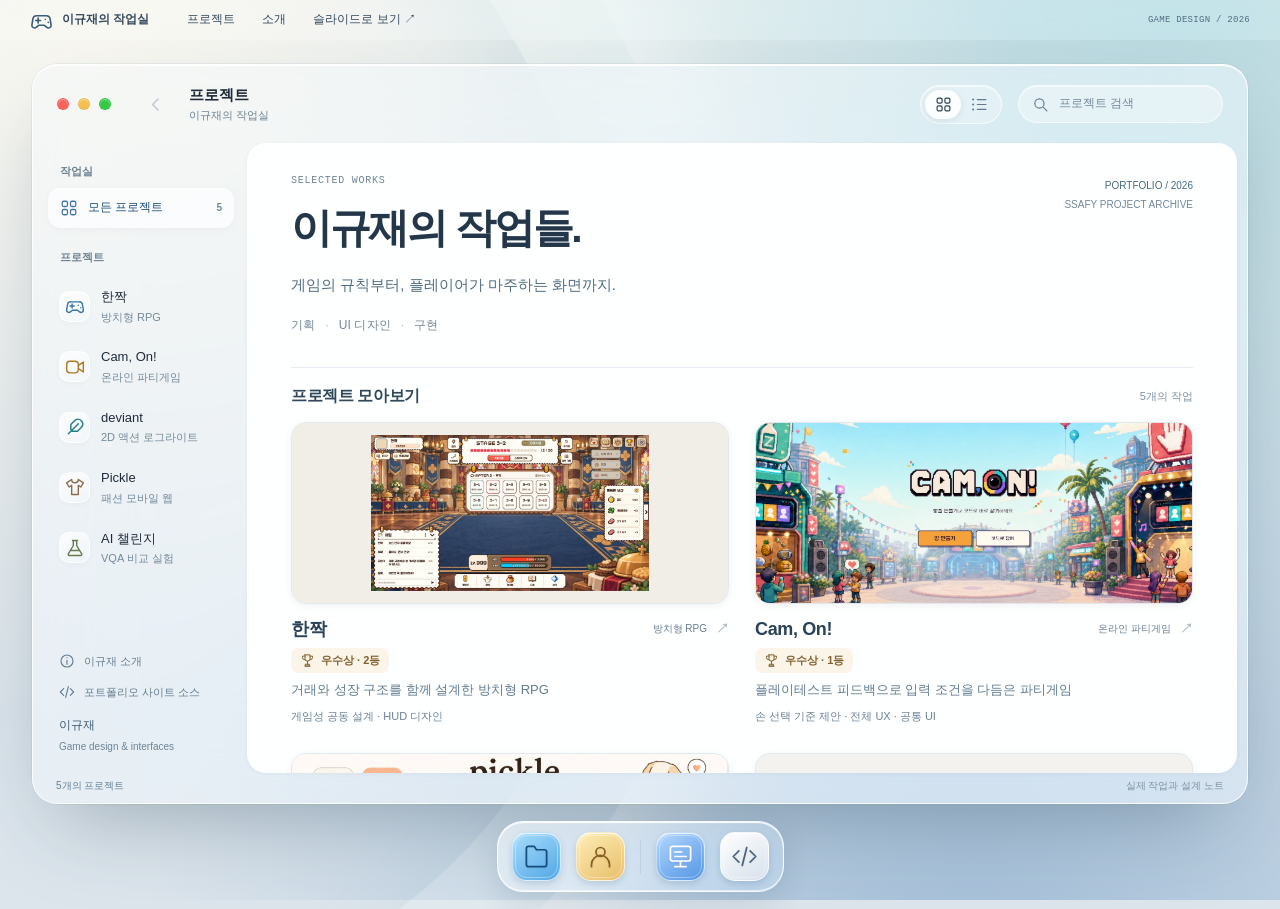
<file: index.html>
<!doctype html><html lang="ko"><head><meta charset="utf-8"><meta name="viewport" content="width=device-width,initial-scale=1"><meta name="description" content="이규재의 게임 디자인 작업실. 한짝, Cam On!, deviant, Pickle, AI 챌린지의 작업과 설계 노트."><meta name="theme-color" content="#e8edf2"><title>이규재의 작업실</title><link rel="stylesheet" href="style.css?v=20261023-13"><script defer src="cases.js?v=20261023-13"></script><script defer src="studio.js?v=20261023-13"></script><link rel="stylesheet" href="glass.css?v=20261023-13"></head><body><svg class="icon-sprite" xmlns="http://www.w3.org/2000/svg" aria-hidden="true"><defs><symbol id="icon-grid" viewBox="0 0 24 24"><rect x="3" y="3" width="7" height="7" rx="2"/><rect x="14" y="3" width="7" height="7" rx="2"/><rect x="3" y="14" width="7" height="7" rx="2"/><rect x="14" y="14" width="7" height="7" rx="2"/></symbol><symbol id="icon-list" viewBox="0 0 24 24"><path d="M9 5h12M9 12h12M9 19h12"/><path d="M3 5h.01M3 12h.01M3 19h.01" stroke-width="3"/></symbol><symbol id="icon-back" viewBox="0 0 24 24"><path d="m14 5-7 7 7 7"/></symbol><symbol id="icon-search" viewBox="0 0 24 24"><circle cx="10.5" cy="10.5" r="6.5"/><path d="m16 16 5 5"/></symbol><symbol id="icon-game" viewBox="0 0 24 24"><path d="M7 7h10a4 4 0 0 1 4 3.5l1 6a2.8 2.8 0 0 1-4.7 2.5L15 17H9l-2.3 2A2.8 2.8 0 0 1 2 16.5l1-6A4 4 0 0 1 7 7Z"/><path d="M6 12h5m-2.5-2.5v5M16 11h.01M19 14h.01"/></symbol><symbol id="icon-camera" viewBox="0 0 24 24"><rect x="2" y="5" width="14" height="14" rx="4"/><path d="m16 10 6-4v12l-6-4"/></symbol><symbol id="icon-feather" viewBox="0 0 24 24"><path d="M4 20 16 8m-7 9h6l5-5a5.7 5.7 0 0 0-8-8l-5 5v6Z"/></symbol><symbol id="icon-shirt" viewBox="0 0 24 24"><path d="m8 3-6 4 3 5 3-2v11h8V10l3 2 3-5-6-4a4 4 0 0 1-8 0Z"/></symbol><symbol id="icon-flask" viewBox="0 0 24 24"><path d="M9 3h6m-5 0v6l-6 10a1.4 1.4 0 0 0 1.2 2h13.6a1.4 1.4 0 0 0 1.2-2L14 9V3M7 15h10"/></symbol><symbol id="icon-person" viewBox="0 0 24 24"><circle cx="12" cy="8" r="4"/><path d="M4 21v-2a8 8 0 0 1 16 0v2"/></symbol><symbol id="icon-slides" viewBox="0 0 24 24"><rect x="3" y="3" width="18" height="13" rx="2"/><path d="M12 16v5m-5 0h10M7 8h6m-6 4h10"/></symbol><symbol id="icon-code" viewBox="0 0 24 24"><path d="m7 7-5 5 5 5m10-10 5 5-5 5M14 4l-4 16"/></symbol><symbol id="icon-info" viewBox="0 0 24 24"><circle cx="12" cy="12" r="9"/><path d="M12 11v6m0-10h.01"/></symbol><symbol id="icon-external" viewBox="0 0 24 24"><path d="M14 3h7v7m0-7L10 14M10 3H5a2 2 0 0 0-2 2v14a2 2 0 0 0 2 2h14a2 2 0 0 0 2-2v-5"/></symbol><symbol id="icon-folder" viewBox="0 0 24 24"><path d="M3 7V5a2 2 0 0 1 2-2h5l2 3h7a2 2 0 0 1 2 2v11a2 2 0 0 1-2 2H5a2 2 0 0 1-2-2V7Z"/></symbol><symbol id="icon-award" viewBox="0 0 24 24"><path d="M8 3h8v6a4 4 0 0 1-8 0V3ZM8 5H4v2a4 4 0 0 0 4 4m8-6h4v2a4 4 0 0 1-4 4M12 13v5m-4 3h8m-7-3h6v3H9z"/></symbol></defs></svg>
<a class="skip" href="#content">본문으로 이동</a>
<header class="desktop-menu"><a class="studio-mark" href="#projects"><span class="mark" aria-hidden="true"><svg class="ui-icon" aria-hidden="true"><use href="#icon-game"/></svg></span> 이규재의 작업실</a><nav aria-label="전체 메뉴"><a href="#projects">프로젝트</a><a href="#about">소개</a><a href="slide-html/index.html" target="_blank" rel="noopener">슬라이드로 보기 ↗</a></nav><span class="menu-end">GAME DESIGN / 2026</span></header>
<div class="workspace"><div class="window"><header class="window-bar"><div class="traffic" aria-hidden="true"><i></i><i></i><i></i></div><button class="back" id="back" aria-label="프로젝트 목록으로"><svg class="ui-icon" aria-hidden="true"><use href="#icon-back"/></svg></button><div class="window-title"><span id="folder-label">프로젝트</span><small id="folder-count">5개의 작업</small></div><div class="view-toggle" role="group" aria-label="프로젝트 표시 방식"><button data-view="gallery" aria-label="갤러리 보기" aria-pressed="true"><svg class="ui-icon" aria-hidden="true"><use href="#icon-grid"/></svg></button><button data-view="list" aria-label="목록 보기" aria-pressed="false"><svg class="ui-icon" aria-hidden="true"><use href="#icon-list"/></svg></button></div><label class="search"><span aria-hidden="true"><svg class="ui-icon" aria-hidden="true"><use href="#icon-search"/></svg></span><input type="search" id="search" placeholder="프로젝트 검색" aria-label="프로젝트 검색"></label></header><div class="window-body"><aside class="sidebar"><p class="side-label">작업실</p><a class="side-home" href="#projects"><span><svg class="ui-icon" aria-hidden="true"><use href="#icon-grid"/></svg></span> 모든 프로젝트 <small>5</small></a><p class="side-label projects-label">프로젝트</p><nav id="project-nav" aria-label="프로젝트 목록"></nav><div class="side-bottom"><a href="#about"><svg class="ui-icon" aria-hidden="true"><use href="#icon-info"/></svg><span>이규재 소개</span></a><a href="https://github.com/l-egulation/portfolio"><svg class="ui-icon" aria-hidden="true"><use href="#icon-code"/></svg><span>포트폴리오 사이트 소스</span></a><p>이규재<br><span>Game design & interfaces</span></p></div></aside><main class="canvas" id="content" tabindex="-1"></main></div><footer class="status-bar"><span id="status">5개의 프로젝트</span><span>실제 작업과 설계 노트</span></footer></div></div>
<nav class="dock" aria-label="프로젝트 보기"><a href="#projects" title="프로젝트" aria-label="프로젝트"><span class="dock-icon finder"><svg class="ui-icon" aria-hidden="true"><use href="#icon-folder"/></svg></span><span class="dock-tooltip">프로젝트</span></a><a href="#about" title="소개" aria-label="소개"><span class="dock-icon notes"><svg class="ui-icon" aria-hidden="true"><use href="#icon-person"/></svg></span><span class="dock-tooltip">소개</span></a><span class="dock-divider"></span><a href="slide-html/index.html" title="슬라이드로 읽기" aria-label="슬라이드로 읽기"><span class="dock-icon presentation"><svg class="ui-icon" aria-hidden="true"><use href="#icon-slides"/></svg></span><span class="dock-tooltip">슬라이드</span></a><a href="https://github.com/l-egulation/portfolio" title="저장소" aria-label="저장소"><span class="dock-icon compare"><svg class="ui-icon" aria-hidden="true"><use href="#icon-code"/></svg></span><span class="dock-tooltip">저장소</span></a></nav>
<dialog id="lightbox" aria-label="이미지 확대"><div class="lightbox-bar"><span id="lightbox-label"></span><button id="lightbox-close" aria-label="이미지 닫기">닫기 ×</button></div><img id="lightbox-image" alt=""></dialog>
</body></html>
</file>
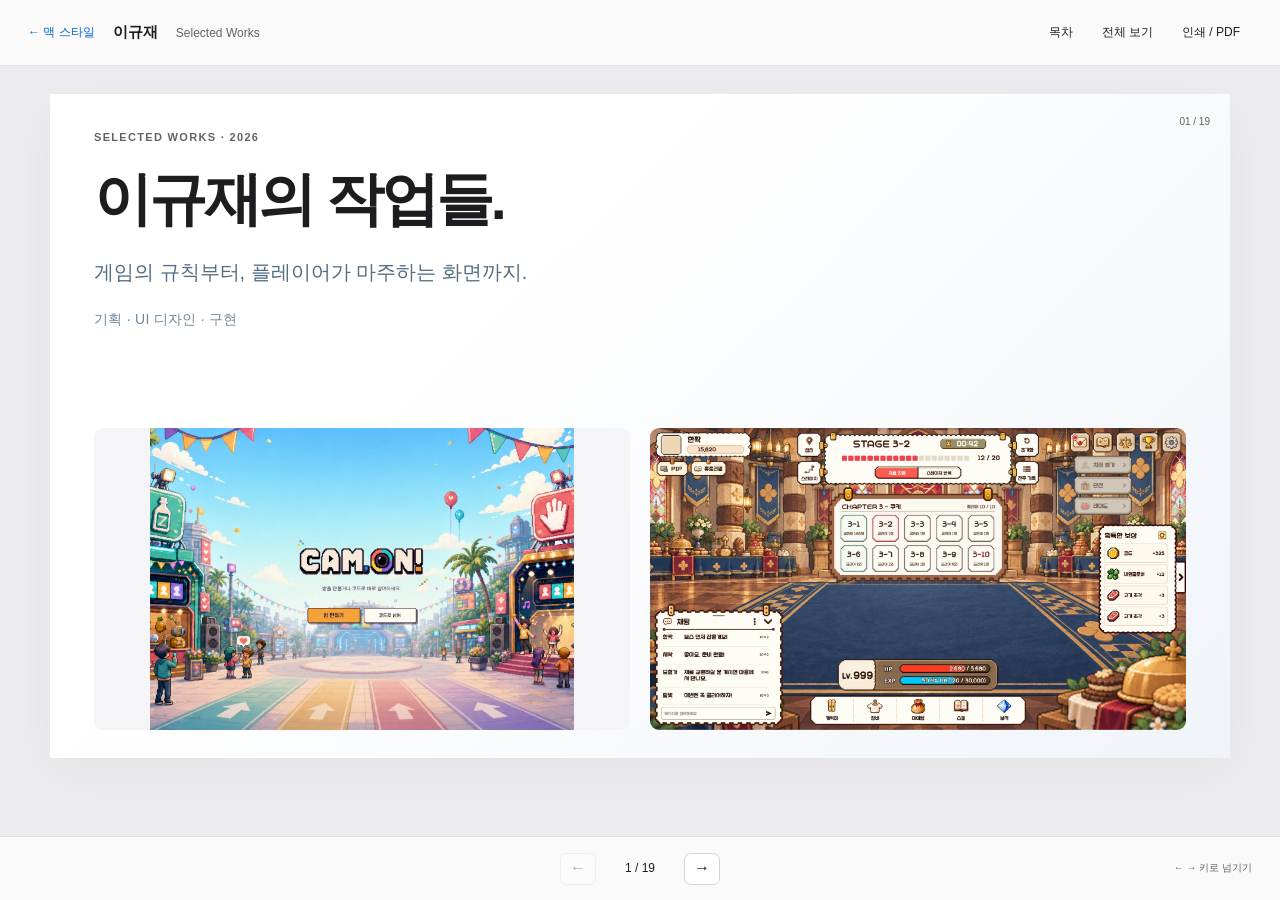
<file: slide-html/index.html>
<!doctype html><html lang="ko"><head><meta charset="utf-8"><meta name="viewport" content="width=device-width,initial-scale=1"><title>이규재 · Selected Works — Slides</title><link rel="stylesheet" href="styles.css?v=20261023-14"></head><body><header class="toolbar"><div class="toolbar-identity"><a href="../index.html" class="return-link" aria-label="맥 스타일 포트폴리오로 돌아가기">← 맥 스타일</a><a href="#1" class="title">이규재 <span>Selected Works</span></a></div><div><button id="contents" aria-expanded="false">목차</button><button id="overview" aria-pressed="false">전체 보기</button><button id="print">인쇄 / PDF</button></div></header><aside id="toc" hidden><h2>목차</h2><ol id="toc-list"></ol></aside><main id="deck" aria-label="포트폴리오 슬라이드"></main><footer class="controls"><button id="prev" aria-label="이전 슬라이드">←</button><span id="count" aria-live="polite"></span><button id="next" aria-label="다음 슬라이드">→</button><small>← → 키로 넘기기</small></footer><dialog id="image-viewer"><button id="close-image">닫기 ×</button><img alt=""><p></p></dialog><script src="app.js?v=20261023-14"></script></body></html>
</file>
<file: style.css>
:root{--ink:#24282d;--muted:#717982;--line:#e3e6e9;--blue:#2563ba;--paper:#fff;--wall:#e9edf1;--sidebar:#f2f3f5;--mono:ui-monospace,SFMono-Regular,Menlo,monospace}*{box-sizing:border-box}body{margin:0;color:var(--ink);font-family:-apple-system,BlinkMacSystemFont,'Apple SD Gothic Neo','Malgun Gothic',sans-serif;background:radial-gradient(ellipse at 12% 0,#f7fafc,transparent 60%),radial-gradient(ellipse at 90% 100%,#cdd9e3,transparent 70%),#e7ecf0;line-height:1.65;word-break:keep-all;-webkit-font-smoothing:antialiased}a{color:inherit;text-decoration:none}button,input{font:inherit}button{cursor:pointer;color:inherit}img{max-width:100%;display:block}button:focus-visible,a:focus-visible,input:focus-visible,summary:focus-visible{outline:3px solid #5f9ae0;outline-offset:3px}h1,h2,h3,p{margin:0}h1,h2,h3{letter-spacing:-.045em;line-height:1.25}.desktop-menu{height:35px;background:#ffffff73;border-bottom:1px solid #ffffff8c;display:flex;align-items:center;gap:30px;padding:0 24px;font-size:12px;backdrop-filter:blur(20px)}.studio-mark{font-weight:700;display:flex;gap:11px;align-items:center}.mark{font-size:18px}.desktop-menu nav{display:flex;gap:22px}.desktop-menu nav a:hover{color:#1761b5}.menu-end{margin-left:auto;font-family:var(--mono);font-size:9px;letter-spacing:.03em;color:#77818b}.workspace{padding:28px 36px 95px;max-width:1510px;margin:auto}.window{background:#fff;border:1px solid #b7c2cc;border-radius:12px;box-shadow:0 28px 65px #34445926,0 2px 7px #3444591c;overflow:hidden}.window-bar{height:67px;background:linear-gradient(#fbfbfc,#f0f1f3);border-bottom:1px solid #d5d9df;display:flex;align-items:center;gap:18px;padding:0 23px}.traffic{display:flex;gap:8px;flex-shrink:0;margin-right:10px}.traffic i{width:12px;height:12px;border-radius:50%;border:1px solid #00000010;background:#fa625a}.traffic i:nth-child(2){background:#f5bf4f}.traffic i:nth-child(3){background:#34c945}.back{font-size:30px;line-height:1;border:0;background:transparent;color:#73808b;width:22px;padding:0}.back:disabled{opacity:.35;cursor:default}.window-title{display:flex;flex-direction:column;line-height:1.35;flex:1;min-width:0}.window-title>span{font-size:14px;font-weight:650}.window-title small{font-size:10px;color:#8c929a;margin-top:3px}.view-toggle{display:flex;background:#e7e9ec;border:1px solid #dadee3;border-radius:7px;padding:2px}.view-toggle button{border:0;background:none;border-radius:5px;min-width:34px;height:28px;font-size:20px;line-height:1}.view-toggle button[aria-pressed=true]{background:#fff;box-shadow:0 1px 4px #0002}.search{display:flex;align-items:center;gap:8px;background:#e7e9ec;border-radius:7px;padding:5px 9px;width:190px}.search>span{font-size:23px;line-height:1;color:#8a919b}.search input{border:0;background:none;outline:0;font-size:11px;width:100%;min-width:0;color:#3d4955}.window-body{display:grid;grid-template-columns:202px minmax(0,1fr);height:calc(100dvh - 250px);min-height:420px;max-height:1100px}.sidebar{background:#f1f3f6;border-right:1px solid #e1e5ea;padding:24px 13px 15px;display:flex;flex-direction:column;font-size:12px;overflow:auto}.side-label{font-size:10px;font-weight:600;color:#8d949e;padding:0 12px;margin-bottom:8px}.projects-label{margin-top:26px}.side-home{display:flex;align-items:center;gap:10px;border-radius:6px;padding:8px 11px}.side-home>span{font-size:17px;color:#5486be}.side-home small{margin-left:auto;font-size:10px;color:#8c949d}.sidebar a[aria-current=page]{background:#dbe5f2;color:#224b82}.side-project{display:flex;align-items:center;gap:10px;padding:9px 10px;border-radius:6px;margin:3px 0;line-height:1.35}.side-project:hover,.side-home:hover{background:#e5eaf0}.folder-icon{width:21px;height:17px;background:#94bbdc;border:1px solid #86adcf;border-radius:2px 3px 3px;position:relative;flex-shrink:0;box-shadow:inset 0 2px 0 #c1dcf1}.folder-icon:before{content:'';position:absolute;left:0;top:-5px;width:10px;height:5px;background:#96bddd;border:1px solid #86adcf;border-bottom:0;border-radius:2px 3px 0 0}.side-project[data-key=deviant] .folder-icon{background:#6c9aab;border-color:#638b98;box-shadow:inset 0 2px 0 #accbd7}.side-project[data-key=deviant] .folder-icon:before{background:#719cac;border-color:#638b98}.side-project small{display:block;font-size:9px;font-weight:400;color:#9299a2;margin-top:2px}.side-bottom{margin-top:auto;padding:40px 10px 0;color:#7b858f;font-size:10px}.side-bottom>a{display:block;margin-bottom:10px}.side-bottom>p{margin-top:20px;color:#515d68;line-height:1.8;font-size:11px}.side-bottom p span{font-size:9px;color:#8d959e}.canvas{overflow:auto;min-width:0;scroll-behavior:smooth;background:#fff}.canvas:focus{outline:none}.status-bar{display:flex;justify-content:space-between;background:#f7f8fa;border-top:1px solid #dce0e5;padding:6px 18px;font-size:9px;color:#9098a1}.dock{display:flex;align-items:center;gap:15px;width:fit-content;margin:-77px auto 0;position:relative;background:#ffffff6b;border:1px solid #ffffffce;box-shadow:0 4px 18px #384b6017;backdrop-filter:blur(20px);padding:10px 17px;border-radius:18px}.dock a{position:relative;transition:transform .2s}.dock a:hover{transform:translateY(-5px)}.dock-icon{width:40px;height:40px;border-radius:10px;display:grid;place-items:center;font-size:30px;line-height:1;border:1px solid #0000000d;box-shadow:0 1px 2px #0001}.finder{background:linear-gradient(90deg,#64b5ef 50%,#d4e9f9 50%);color:#1d4872}.notes{background:linear-gradient(#edcf71 26%,#fff6ce 27%);color:#b48e37}.presentation{background:linear-gradient(#7ab8ee,#397fc1);color:#f3f8fd}.compare{background:linear-gradient(#fbfcfd,#cdd9e5);color:#647c93}.dock-divider{height:30px;width:1px;background:#acbac94f}.dock-tooltip{display:none;position:absolute;bottom:54px;left:50%;transform:translateX(-50%);white-space:nowrap;background:#ffffffec;padding:4px 10px;border:1px solid #d3dbe2;border-radius:5px;font-size:10px;box-shadow:0 2px 6px #0001}.dock a:hover .dock-tooltip,.dock a:focus-visible .dock-tooltip{display:block}
.overview{padding:42px 45px 44px}.intro{display:flex;align-items:flex-start;justify-content:space-between;gap:32px;margin-bottom:32px}.eyebrow{font-family:var(--mono);font-size:9px;letter-spacing:.08em;color:#8d96a1;margin-bottom:13px}.intro h1{font-size:33px;font-weight:650;line-height:1.35;letter-spacing:-.055em}.intro>div>p:last-child{font-size:12px;color:#7f8993;margin-top:14px;line-height:1.8}.intro-note{font-size:10px;text-align:right;line-height:1.9;color:#a0a8b1;flex-shrink:0;padding-top:5px}.intro-note b{display:block;color:#697581;font-weight:500}.collection-bar{display:flex;align-items:center;justify-content:space-between;border-top:1px solid var(--line);padding-top:22px;margin-bottom:18px}.collection-bar h2{font-size:15px;font-weight:600;letter-spacing:-.025em}.collection-bar span{font-size:10px;color:#9aa2ab}.project-grid{display:grid;grid-template-columns:1fr 1fr;gap:25px 25px}.project-card{min-width:0}.card-preview{height:170px;border-radius:7px;background:#f3f5f7;position:relative;overflow:hidden;border:1px solid #e9edf0;display:flex;align-items:center;justify-content:center;transition:border-color .2s,transform .2s}.project-card:hover .card-preview{border-color:#aabdd2;transform:translateY(-3px)}.card-preview img{width:100%;height:100%;object-fit:cover}.card-preview.hanjjak img{object-fit:contain;padding:12px;background:#f1eee7}.card-preview.camon img{object-position:50% 59%}.card-preview.pickle img{object-position:50% 3%}.card-preview.deviant{background:#f0f5f6}.mini-character{position:absolute;width:165px;height:180px;overflow:hidden;bottom:0;right:8%;mix-blend-mode:multiply}.mini-character img{width:355px!important;height:355px!important;max-width:none;position:absolute;top:-146px;left:-95px;object-fit:initial!important}.deviant-word{position:absolute;left:22px;top:27px;font-family:Georgia,serif;font-style:italic;font-size:31px;letter-spacing:-.05em;color:#2d5b6a}.deviant-word small{display:block;margin-top:8px;font-family:inherit;font-style:normal;font-size:11px;letter-spacing:.03em;color:#7e969e}.card-preview.ai{background:#f3f2ee;flex-direction:column;align-items:flex-start;padding:25px}.ai-note{font-family:var(--mono);font-size:8px;color:#9a988d;letter-spacing:.1em}.ai-number{font-family:var(--mono);font-size:37px;letter-spacing:-.055em;font-weight:400;margin:11px 0 0;color:#4b544c}.ai-sub{font-size:10px;color:#9b9b90}.card-meta{display:flex;align-items:center;gap:9px;margin-top:12px}.card-meta h3{font-size:15px;letter-spacing:-.02em;font-weight:650}.card-meta>span{font-size:9px;color:#9ba3ac;margin-left:auto}.card-arrow{font-size:13px;color:#b0bac4}.project-card>p{font-size:11px;color:#8b949e;margin-top:5px;line-height:1.8}.card-role{font-size:10px;color:#b0b7bd;margin-top:6px;display:block}.project-card.deviant-card{grid-column:1/-1;display:grid;grid-template-columns:1.04fr 1fr;gap:25px;background:#f5f8f9;border:1px solid #e6edf0;padding:22px;border-radius:8px}.deviant-card .card-preview{height:190px;border:0;background:#e8f0f3}.deviant-card .card-meta{margin-top:4px}.deviant-card .card-meta h3{font-family:Georgia,serif;font-size:29px;font-style:italic;font-weight:400}.deviant-card .card-role{margin-top:17px;color:#7b94a0}.deviant-card>div>p{font-size:12px;color:#7a8d97;margin-top:13px;line-height:1.9}.subtle-link{display:inline-block;font-size:10px;color:#688596;border-bottom:1px solid #cbd9df;margin-top:17px}.empty{padding:60px 20px;text-align:center;color:#8d959d;font-size:13px}.project-grid.list-view{display:block}.list-view .project-card,.list-view .project-card.deviant-card{display:grid;grid-template-columns:150px 1fr;gap:0 25px;padding:20px 0;border-bottom:1px solid var(--line);border-radius:0;background:transparent;border-width:0 0 1px}.list-view .card-preview{grid-row:1/5;height:95px}.list-view .card-meta{margin-top:6px}.list-view .project-card>p{margin-top:0}.list-view .card-role{margin-top:0}.list-view .deviant-card .card-meta h3{font-family:inherit;font-style:normal;font-size:15px}.list-view .deviant-card>div>p{font-size:11px;margin-top:5px}.list-view .deviant-word{font-size:22px;top:12px;left:12px}.list-view .mini-character{transform:scale(.6);transform-origin:bottom right;right:0}.list-view .subtle-link{margin-top:7px}
/* Reading and design evidence */
.case-page{padding:35px 45px 50px}.case-topline{display:flex;justify-content:space-between;align-items:center;font-size:10px;color:#9aa3ad;margin-bottom:24px}.case-topline a{color:#708398}.case-heading{display:grid;grid-template-columns:1fr 1fr;gap:25px;align-items:center}.case-heading h1{font-size:42px;font-weight:650;letter-spacing:-.055em}.case-heading .case-kicker{font-family:var(--mono);font-size:8px;letter-spacing:.09em;color:#9da5ae;margin-bottom:11px}.case-heading .deck{font-size:15px;line-height:1.7;color:#7b8792;margin-top:15px}.case-thumb{height:184px;overflow:hidden;background:#f4f6f7;border-radius:6px;display:flex;align-items:center;justify-content:center}.case-thumb img{width:100%;height:100%;object-fit:cover}.case-thumb.hanjjak img{object-fit:contain;background:#f3f0e9;padding:8px}.case-thumb.pickle img{object-position:50% 7%}.case-thumb.ai{background:#f3f2ee;padding:25px}.case-thumb.ai .ai-number{font-size:40px}.case-info{display:grid;grid-template-columns:1.4fr 1fr;gap:25px;padding:20px 0 23px;margin-top:22px;border-top:1px solid var(--line);border-bottom:1px solid var(--line)}.case-info dt{font-family:var(--mono);font-size:8px;letter-spacing:.08em;color:#9da5ad;margin-bottom:6px}.case-info dd{font-size:11px;margin:0;color:#6f7c88;line-height:1.8}.read-layout{display:grid;grid-template-columns:128px minmax(0,1fr);gap:35px;margin-top:32px}.case-toc{height:fit-content;position:sticky;top:22px}.case-toc a{display:block;font-size:10px;color:#8e9aa7;padding:8px 0;line-height:1.6}.case-toc a:hover{color:#376ba8}.case-section{margin-bottom:55px;scroll-margin-top:25px;min-width:0}.section-no{font-family:var(--mono);font-size:8px;color:#93a1af;letter-spacing:.08em}.case-section h2{font-size:26px;line-height:1.4;font-weight:650;margin:12px 0 20px}.case-section p{font-size:13px;line-height:1.95;color:#74818c;margin-bottom:16px}.case-section strong{color:#4a5967;font-weight:600}.case-section h3{font-size:16px;font-weight:600;margin:24px 0 12px}.case-section ul{font-size:12px;color:#778592;line-height:1.9;padding-left:20px}.scope{padding-left:14px;border-left:2px solid #bcd0e2;margin:23px 0}.scope p{font-size:10px;color:#8fa0af;margin:0}.loop{display:grid;grid-template-columns:repeat(3,1fr);gap:12px;margin:25px 0}.loop>div{border-top:1px solid #bacbdc;padding-top:14px}.loop small{display:block;font-family:var(--mono);font-size:8px;color:#9babb9;margin-bottom:9px}.loop strong{font-size:12px;display:block}.loop span{font-size:10px;color:#99a5af;margin-top:6px;display:block}.economy{background:#f5f7f9;border-radius:7px;padding:22px;margin:24px 0}.economy-label{display:flex;align-items:center;justify-content:space-between;font-size:10px;color:#8d9aa7;margin-bottom:12px}.ratio-bar{display:flex;gap:4px;height:38px;margin-bottom:10px}.ratio-bar span{display:flex;align-items:center;justify-content:center;background:#6f96bb;color:#fff;font-family:var(--mono);font-size:12px;min-width:22px;border-radius:3px}.ratio-bar span:nth-child(2){background:#acc3d8}.ratio-bar span:nth-child(3){background:#d0dfe9;color:#648299}.ratio-key{display:flex;justify-content:space-between;gap:10px;font-size:9px;color:#9cabb7}.case-image{border:0;padding:0;background:#f0f3f5;cursor:zoom-in;width:100%;border-radius:6px;overflow:hidden}.case-image img{width:100%;height:auto}.figure-caption{font-size:9px;color:#9ba8b3;display:flex;justify-content:space-between;gap:15px;line-height:1.8;margin-top:9px}.case-body figure{margin:25px 0}.evidence-note{font-size:10px!important;color:#a2adb6!important;line-height:1.9!important}.switcher{display:flex;gap:6px;margin:24px 0 12px}.switcher button{border:1px solid #dfe5ea;border-radius:5px;background:#fff;color:#8a98a5;padding:6px 12px;font-size:10px}.switcher button[aria-pressed=true]{background:#edf3f9;color:#4377a9;border-color:#c0d3e5}.metrics{display:grid;grid-template-columns:1fr 1fr;gap:30px;margin:30px 0}.metric{padding-top:16px;border-top:1px solid #d6e0e8}.metric strong{font-family:var(--mono);font-size:37px;font-weight:400;display:block;line-height:1.2;color:#6084a4;letter-spacing:-.06em}.metric span{font-size:10px;color:#9aa7b2}.split-note{display:grid;grid-template-columns:1fr 1fr;gap:25px;margin:22px 0}.split-note>div{border-top:1px solid #d9e2e9;padding-top:15px}.split-note h3{margin-top:0;font-size:13px}.split-note p{font-size:11px}.flow-steps{padding:0;list-style:none;counter-reset:flow;margin:24px 0}.flow-steps li{display:flex;align-items:baseline;gap:17px;padding:13px 0;border-top:1px solid #e5ebf0;font-size:12px;color:#7a8996}.flow-steps li:before{counter-increment:flow;content:'0'counter(flow);font-family:var(--mono);font-size:9px;color:#a3b5c4}.feedback{background:#f3f7fa;border-radius:7px;padding:24px;margin:25px 0}.feedback .eyebrow{font-size:8px;color:#90a8bc}.feedback h3{font-size:17px;margin:12px 0 16px}.feedback p{font-size:12px}.experiment-table{border-collapse:collapse;width:100%;margin:25px 0;font-size:10px;line-height:1.8;color:#7c8c99}.experiment-table th{text-align:left;font-weight:500;padding:10px 7px;border-bottom:1px solid #c6d5e1;color:#9aaab7}.experiment-table td{padding:14px 7px;border-bottom:1px solid #e1e9ef;vertical-align:top}.case-body details{border-top:1px solid #e5ebf0;padding:15px 0}.case-body summary{font-size:11px;font-weight:500;color:#7e90a0;cursor:pointer}.case-body details p{font-size:11px;margin-top:16px}.resource-links{display:flex;gap:12px;flex-wrap:wrap;margin-top:23px}.resource-links a{font-size:10px;color:#5c84a8;border-bottom:1px solid #c7d8e6;padding-bottom:4px}.snap-design{display:grid;grid-template-columns:150px 1fr;gap:25px;background:#f7f6f3;border-radius:7px;padding:23px;margin:24px 0;align-items:center}.snap-design button{border:0;background:none;padding:0;cursor:zoom-in}.snap-design img{max-height:400px;object-fit:contain}.snap-design p{font-size:11px}.snap-design h3{margin-top:8px}.case-bottom{display:flex;justify-content:space-between;align-items:center;border-top:1px solid var(--line);margin-top:40px;padding-top:25px;font-size:11px;color:#8d9ba8}.case-bottom strong{color:#4b6f91;font-weight:500}.play-strip{display:grid;grid-template-columns:repeat(3,1fr);gap:10px;margin:25px 0}.play-strip figure{margin:0}.play-strip figcaption{font-size:9px;color:#a2acb5;margin-top:7px}.before-after{display:grid;grid-template-columns:1fr 1fr;gap:12px;margin:23px 0}.before-after figcaption{font-size:10px;color:#91a4b3;margin:7px 0}.before-after figure{margin:0}.deviant-page{padding:40px 45px}.deviant-hero{display:grid;grid-template-columns:1fr 290px;align-items:center;gap:20px;background:#f2f7f9;padding:36px;border-radius:8px;margin-top:25px;min-height:360px}.deviant-hero h1{font-family:Georgia,serif;font-style:italic;font-size:55px;letter-spacing:-.05em;font-weight:400;color:#2f6577}.deviant-hero .tagline{font-size:14px;color:#7194a2;margin-top:18px;line-height:1.9}.dev-character{position:relative;width:270px;height:310px;overflow:hidden;mix-blend-mode:multiply}.dev-character img{width:620px;max-width:none;position:absolute;top:-266px;left:-168px}.dev-note{font-size:10px;color:#9aafb9;margin-top:14px}.dev-content{max-width:720px;margin:38px auto 0}.dev-content h2{font-size:23px;margin:30px 0 16px;font-weight:600}.dev-content p{font-size:13px;color:#7a8c99;line-height:1.95;margin-bottom:16px}.dev-content .dev-systems{display:grid;grid-template-columns:1fr 1fr;gap:25px;margin:27px 0}.dev-systems>div{border-top:1px solid #b8cedb;padding-top:15px}.dev-systems h3{font-size:14px;color:#5b8196;margin-bottom:10px}.dev-systems p{font-size:11px}.dev-facts{padding:22px;background:#f3f7f9;border-radius:6px}.dev-facts p{font-size:11px;margin:0;color:#91a5b2}.dev-link{display:inline-block;color:#5081a1;font-size:11px;border-bottom:1px solid #b9d0df;margin-top:20px}.about-page{padding:45px;max-width:850px}.about-page h1{font-size:35px;line-height:1.4;margin-bottom:25px}.about-page>p{font-size:14px;color:#7d8b97;line-height:1.95;margin-bottom:20px}.about-sections{margin-top:38px}.about-sections h2{font-size:16px;margin:25px 0 14px}.about-sections p{font-size:12px;color:#8c9aa5;line-height:1.95}.about-links{display:flex;gap:15px;margin-top:35px}.about-links a{font-size:11px;border-bottom:1px solid #b6cada;color:#6484a0}.skip{position:fixed;top:-100px;left:15px;background:#fff;z-index:100;padding:10px 15px;border-radius:5px}.skip:focus{top:10px}dialog{width:min(1400px,95vw);max-height:94dvh;border:1px solid #b7c7d4;border-radius:10px;padding:15px;background:#fff;box-shadow:0 25px 100px #0004}dialog::backdrop{background:#23374a9c;backdrop-filter:blur(6px)}.lightbox-bar{display:flex;align-items:center;justify-content:space-between;gap:25px;font-size:11px;color:#7b8c9a;margin-bottom:14px}.lightbox-bar button{border:1px solid #d4e0e9;background:#f4f7f9;border-radius:5px;padding:5px 12px;font-size:11px}.lightbox-bar+img{width:100%;object-fit:contain}.no-scroll{overflow:hidden}
@media(min-width:1600px){.workspace{padding-top:40px}.window-body{height:calc(100dvh - 275px)}}@media(max-width:1100px){.workspace{padding:22px 22px 95px}.window-body{grid-template-columns:176px minmax(0,1fr)}.window-bar{padding:0 17px;gap:12px}.sidebar{padding-left:9px;padding-right:9px}.overview,.case-page,.deviant-page{padding:30px}.intro h1{font-size:28px}.intro-note{display:none}.card-preview{height:145px}.project-grid{gap:22px 19px}.read-layout{grid-template-columns:104px minmax(0,1fr);gap:22px}.case-heading h1{font-size:35px}.case-thumb{height:145px}.case-heading .deck{font-size:12px}.deviant-hero{grid-template-columns:1fr 230px;padding:25px}.dev-character{transform:scale(.8);transform-origin:center;width:270px;margin-left:-20px}.snap-design{grid-template-columns:110px 1fr}.search{width:150px}}
@media(max-width:760px){body{background:#eef1f4}.desktop-menu{padding:0 15px;gap:15px;height:39px;font-size:11px}.desktop-menu nav{gap:15px;margin-left:auto}.desktop-menu nav a:first-child{display:none}.menu-end{display:none}.studio-mark{font-size:11px;gap:7px}.workspace{padding:12px 10px 24px}.window{border-radius:9px;box-shadow:0 10px 25px #20344d13}.window-bar{height:55px;padding:0 12px;gap:10px}.traffic{gap:5px;margin-right:0}.traffic i{width:9px;height:9px}.back{font-size:25px;width:17px}.window-title>span{font-size:12px}.window-title small{font-size:8px}.search{width:120px;padding:5px 7px}.search input{font-size:10px}.search>span{font-size:18px}.view-toggle button{min-width:24px;height:24px;font-size:17px}.window-body{display:block;height:auto;min-height:calc(100dvh - 160px);max-height:none}.sidebar{padding:11px 12px;border:0;border-bottom:1px solid #e2e7ed;display:flex;flex-direction:row;gap:8px;overflow-x:auto;align-items:center;white-space:nowrap}.side-label,.side-bottom,.side-home{display:none}.sidebar nav{display:flex;gap:6px}.side-project{padding:7px 10px;margin:0;gap:8px;font-size:10px}.side-project small{display:none}.folder-icon{width:15px;height:12px;border-radius:2px}.folder-icon:before{height:4px;width:7px;top:-4px}.canvas{overflow:visible;scroll-behavior:smooth}.status-bar{font-size:8px}.status-bar span:last-child{display:none}.dock{display:none}.overview{padding:25px 20px 30px}.intro{margin-bottom:25px}.intro h1{font-size:26px}.eyebrow{font-size:8px;margin-bottom:11px}.intro>div>p:last-child{font-size:11px;line-height:1.9}.collection-bar{padding-top:19px;margin-bottom:17px}.collection-bar h2{font-size:13px}.collection-bar span{font-size:9px}.project-grid{gap:23px 14px}.card-preview{height:125px;border-radius:5px}.card-preview.hanjjak img{padding:6px}.card-meta{gap:4px;flex-wrap:wrap;margin-top:9px}.card-meta h3{font-size:12px}.card-meta>span{font-size:8px}.card-arrow{display:none}.project-card>p{font-size:10px;line-height:1.7;letter-spacing:-.02em}.card-role{font-size:8px;margin-top:4px}.project-card.deviant-card{grid-template-columns:1fr 1fr;gap:13px;padding:13px}.deviant-card .card-preview{height:165px}.deviant-card .card-meta h3{font-size:24px}.deviant-card>div>p{font-size:10px;line-height:1.8;margin-top:9px}.deviant-card .card-role{font-size:8px;margin-top:10px}.subtle-link{font-size:9px;margin-top:10px}.deviant-word{font-size:22px;left:12px;top:13px}.deviant-word small{font-size:8px}.mini-character{right:-35px;bottom:-12px;transform:scale(.75);transform-origin:bottom center}.card-preview.ai{padding:16px}.ai-note{font-size:7px}.ai-number{font-size:23px;margin-top:8px}.ai-sub{font-size:8px}.list-view .project-card,.list-view .project-card.deviant-card{grid-template-columns:105px 1fr;gap:0 16px}.list-view .card-preview{height:80px}.list-view .project-card>p{font-size:10px}.list-view .card-role{font-size:8px}.list-view .deviant-card .card-preview{height:100px}.list-view .deviant-card>div>p{font-size:10px}.case-page{padding:23px 20px 35px}.case-topline{font-size:9px;margin-bottom:22px}.case-heading{grid-template-columns:1fr;gap:22px}.case-heading h1{font-size:37px}.case-heading .deck{font-size:14px}.case-thumb{height:auto;max-height:215px;aspect-ratio:1.65}.case-thumb.hanjjak img{object-fit:contain}.case-thumb.pickle img{object-position:50% 7%}.case-info{grid-template-columns:1fr;gap:14px;padding:18px 0;margin-top:20px}.case-info>div{display:grid;grid-template-columns:65px 1fr;gap:12px}.case-info dt{padding-top:2px}.case-info dd{font-size:11px}.read-layout{grid-template-columns:1fr;gap:24px;margin-top:24px}.case-toc{position:static;display:flex;overflow:auto;gap:15px;white-space:nowrap;border-bottom:1px solid var(--line);padding-bottom:8px}.case-toc a{font-size:9px;display:block;padding:0 0 5px}.case-section{scroll-margin-top:15px;margin-bottom:40px}.case-section h2{font-size:24px;margin-bottom:18px}.case-section p{font-size:12px;line-height:1.95}.loop{grid-template-columns:1fr;gap:14px}.loop>div{padding-top:10px}.loop strong{font-size:12px}.loop small{margin-bottom:4px}.loop span{font-size:10px}.economy{padding:16px}.economy-label{font-size:9px}.ratio-bar{height:34px;gap:3px}.ratio-bar span{font-size:10px}.ratio-key{font-size:8px}.metric strong{font-size:30px}.metrics{gap:19px}.metric span{font-size:9px}.split-note{gap:15px}.split-note h3{font-size:12px}.split-note p{font-size:10px}.feedback{padding:18px}.feedback h3{font-size:16px}.feedback p{font-size:11px}.experiment-table{font-size:9px}.experiment-table th,.experiment-table td{padding:9px 4px}.figure-caption{font-size:8px;gap:8px}.figure-caption>span:last-child{white-space:nowrap}.play-strip{grid-template-columns:1fr;gap:17px}.play-strip figcaption{font-size:9px}.before-after{grid-template-columns:1fr;gap:15px}.snap-design{grid-template-columns:1fr;gap:18px;padding:18px}.snap-design button{max-width:150px;margin:auto}.snap-design img{max-height:390px}.deviant-page{padding:23px 20px 35px}.deviant-hero{display:flex;flex-direction:column;padding:25px 20px;gap:5px}.deviant-hero h1{font-size:46px}.deviant-hero .tagline{font-size:12px}.dev-character{transform:scale(.8);height:270px;margin-left:0;margin-top:-20px;margin-bottom:-20px;transform-origin:center}.dev-note{font-size:9px}.dev-content h2{font-size:23px}.dev-content p{font-size:12px}.dev-content .dev-systems{gap:19px}.dev-systems p{font-size:10px}.about-page{padding:28px 20px}.about-page h1{font-size:28px}.about-page>p{font-size:12px}.about-sections h2{font-size:15px}.about-sections p{font-size:11px}.about-links{flex-wrap:wrap;gap:12px}.lightbox-bar{font-size:10px;gap:10px}.lightbox-bar button{font-size:10px;flex-shrink:0}}
@media(max-width:380px){.search{width:98px}.window-bar{gap:7px}.intro h1{font-size:23px}.project-card.deviant-card{grid-template-columns:1fr}.deviant-card .card-preview{height:170px}.deviant-card .mini-character{right:0;transform:scale(.9)}.card-preview{height:105px}.ai-number{font-size:19px}.metric strong{font-size:25px}.desktop-menu nav{gap:10px;font-size:10px}.overview,.case-page,.deviant-page{padding-left:16px;padding-right:16px}}
@media(prefers-reduced-motion:reduce){*,*:before,*:after{scroll-behavior:auto!important;transition:none!important;animation:none!important}}@media print{body{background:#fff}.desktop-menu,.sidebar,.window-bar,.dock,.status-bar,.case-toc,.case-topline{display:none}.workspace{padding:0;max-width:none}.window{border:0;box-shadow:none}.window-body{display:block;height:auto;max-height:none}.canvas{overflow:visible}.case-page{padding:0}.read-layout{display:block}.case-section{break-inside:avoid}.project-grid{grid-template-columns:1fr 1fr}dialog{display:none}}
/* Reading-size pass after independent review */
.intro>div>p:last-child{font-size:14px;color:#707d89}.card-meta h3{font-size:17px}.project-card>p{font-size:13px;color:#75828e}.card-role{font-size:11px;color:#929da7}.deviant-card>div>p{font-size:13px;color:#718593}.deviant-card .card-role{font-size:11px}.side-project{font-size:13px}.side-project small{font-size:10px}.case-heading .deck{font-size:16px;color:#6f7d8a}.case-info dd{font-size:13px;color:#62717e}.case-section p{font-size:15px;color:#52616d;line-height:1.95}.case-section h2{font-size:28px}.case-section h3{font-size:18px;color:#4c5e6d}.case-section strong{color:#344f62}.case-toc a{font-size:12px;color:#758b9d}.figure-caption{font-size:11px;color:#7b8d9b}.evidence-note{font-size:11px!important;color:#8394a0!important}.scope p{font-size:12px;color:#7890a2}.split-note h3{font-size:16px}.split-note p{font-size:13px}.feedback p{font-size:14px}.feedback h3{font-size:20px}.case-body summary{font-size:13px;color:#6b8294}.case-body details p{font-size:13px}.resource-links a{font-size:12px}.experiment-table{font-size:12px;color:#627989}.flow-steps li{font-size:14px;color:#627987}.metrics .metric span{font-size:11px;color:#8095a5}.loop strong{font-size:14px}.loop span{font-size:12px;color:#8397a6}.economy-label{font-size:12px}.ratio-key{font-size:11px}.snap-design p{font-size:13px}.snap-design h3{font-size:17px}.play-strip figcaption,.before-after figcaption{font-size:11px;color:#8095a5}.dev-content p{font-size:15px;color:#5d7484}.dev-systems p{font-size:13px}.dev-facts p{font-size:13px;color:#7890a0}.dev-note{font-size:11px}.about-page>p{font-size:15px;color:#627585}.about-sections p{font-size:14px;color:#748795}.case-bottom{font-size:12px}
@media(max-width:760px){.window-title small{display:none}.window-title>span{overflow:hidden;text-overflow:ellipsis;white-space:nowrap}.intro>div>p:last-child{font-size:12px}.card-meta h3{font-size:14px}.project-card>p{font-size:11px}.card-role{font-size:10px}.side-project{font-size:11px}.deviant-card .card-role{font-size:10px}.deviant-card>div>p{font-size:11px}.case-heading .deck{font-size:15px}.case-info dd{font-size:12px}.case-section p{font-size:14px;color:#546775}.case-section h2{font-size:25px}.case-section h3{font-size:17px}.case-toc a{font-size:10px}.figure-caption{font-size:10px}.evidence-note{font-size:10px!important}.scope p{font-size:11px}.split-note h3{font-size:14px}.split-note p{font-size:12px}.feedback p{font-size:13px}.feedback h3{font-size:18px}.case-body summary{font-size:12px}.case-body details p{font-size:12px}.resource-links a{font-size:11px}.experiment-table{font-size:10px}.flow-steps li{font-size:12px}.metrics .metric span{font-size:10px}.loop strong{font-size:13px}.loop span{font-size:11px}.economy-label{font-size:10px}.ratio-key{font-size:9px}.snap-design p{font-size:12px}.play-strip figcaption,.before-after figcaption{font-size:10px}.dev-content p{font-size:14px}.dev-systems p{font-size:12px}.dev-facts p{font-size:12px}.about-page>p{font-size:14px}.about-sections p{font-size:13px}.list-view .card-meta h3{font-size:14px}}
</file>
<file: glass.css>
/* Web materials inspired by Apple's navigation / content hierarchy.
   Original SVG icons; no Apple UI-kit assets or SF Symbols are bundled. */
:root{--ink:#202b39;--muted:#657586;--line:#e4eaf0;--blue:#176bd4;--glass:rgba(245,250,255,.65);--glass-border:rgba(255,255,255,.85)}
.icon-sprite{position:absolute;width:0;height:0;overflow:hidden;pointer-events:none}
.ui-icon{display:block;width:21px;height:21px;fill:none;stroke:currentColor;stroke-width:1.7;stroke-linecap:round;stroke-linejoin:round;flex:none}
body{background:radial-gradient(ellipse at 8% 8%,#f9f8f1 0,transparent 55%),radial-gradient(ellipse at 92% 2%,#badbe1 0,transparent 56%),radial-gradient(ellipse at 76% 105%,#a5c0d9 0,transparent 60%),#dce5ec;background-attachment:fixed}
body:before{content:'';position:fixed;width:95vw;height:150vh;left:-55vw;top:-45vh;border-radius:49%;border:95px solid #f9fcff30;box-shadow:30px 20px 100px #fff8,inset -35px 12px 60px #9bb9cb20;transform:rotate(-28deg);z-index:-1;pointer-events:none}
.desktop-menu{height:40px;background:#ffffff36;border:0;padding:0 30px;backdrop-filter:blur(28px) saturate(150%);-webkit-backdrop-filter:blur(28px) saturate(150%);color:#35495d}
.studio-mark{font-size:12px;font-weight:650;gap:9px}.mark{color:#395c79}.mark .ui-icon{width:23px;height:23px}.desktop-menu nav a{padding:5px 8px;border-radius:14px}.desktop-menu nav a:hover{background:#ffffff65}.desktop-menu nav{gap:11px}.menu-end{color:#536c81}
.workspace{padding:24px 32px 105px;max-width:1536px}
.window{border-radius:25px;border:1px solid var(--glass-border);background:#f4f8fc85;box-shadow:0 34px 85px -28px #1934495e,0 0 0 .5px #7f9baf45,inset 0 1px 0 white;backdrop-filter:blur(45px) saturate(145%);-webkit-backdrop-filter:blur(45px) saturate(145%)}
.window-bar{height:78px;background:transparent;border:0;padding:0 24px;gap:16px}.traffic{gap:9px;margin-right:12px}.traffic i{width:12px;height:12px;box-shadow:inset 0 1px 1px #ffffff70;border-color:#0000000b}.back{display:grid;place-items:center;width:34px;height:34px;border-radius:50%;color:#526c83}.back:hover:not(:disabled){background:#fff8}.back .ui-icon{width:19px;height:19px}.window-title>span{font-size:15px}.window-title small{font-size:11px;color:#6d8294}
.view-toggle{border:1px solid #ffffffa6;background:#ffffff40;border-radius:22px;padding:4px;box-shadow:inset 0 1px 0 #fff8}.view-toggle button{min-width:36px;height:29px;border-radius:18px;display:grid;place-items:center;color:#61798d}.view-toggle button .ui-icon{width:17px;height:17px}.view-toggle button[aria-pressed=true]{background:#ffffffe0;box-shadow:0 2px 7px #2d4d641c;color:#2a455c}.search{height:38px;width:205px;border:1px solid #ffffffa6;border-radius:22px;background:#ffffff5e;padding:7px 13px;box-shadow:inset 0 1px 0 #fff8}.search .ui-icon{width:17px;height:17px;color:#637d94}.search input{font-size:12px;color:#354b61}.search input::placeholder{color:#75899b}
.window-body{grid-template-columns:214px minmax(0,1fr);height:calc(100dvh - 270px);min-height:460px;max-height:1200px;padding:0 10px 0 0;gap:0}.sidebar{background:transparent;border:0;padding:19px 13px 15px 15px}.side-label{color:#6f8394;font-size:11px;padding-left:12px}.projects-label{margin-top:29px}.side-home{padding:10px 12px;gap:10px;border-radius:13px;font-weight:550}.side-home .ui-icon{width:18px;height:18px}.side-home small{color:#71879a}.side-home>span{color:#4276a3}.sidebar a[aria-current=page]{background:#ffffffa6;color:#174c79;box-shadow:0 2px 8px #48667e0d,inset 0 1px 0 #fffc}.side-project{gap:11px;padding:10px 11px;border-radius:13px;margin:4px 0;font-size:13px}.side-project:hover,.side-home:hover{background:#ffffff73}.side-project small{color:#74899a;font-size:10px;margin-top:4px}.project-symbol{width:31px;height:31px;display:grid;place-items:center;flex:none;color:#3275aa;border-radius:10px;background:linear-gradient(150deg,#ffffffc9,#ffffff42);border:1px solid #ffffffb3;box-shadow:0 2px 5px #264c6e09}.project-symbol .ui-icon{width:20px;height:20px}.project-symbol.camon{color:#ac7a27}.project-symbol.deviant{color:#217b83}.project-symbol.pickle{color:#8d6b49}.project-symbol.ai{color:#667a4d}.side-bottom{padding:30px 11px 0;font-size:11px;color:#667d90}.side-bottom>a{display:flex;align-items:center;gap:9px;margin-bottom:13px}.side-bottom .ui-icon{width:16px;height:16px}.side-bottom>p{margin-top:23px;font-size:12px;color:#3e5a70}.side-bottom p span{color:#6c8395;font-size:10px}
.canvas{border-radius:19px;background:#fffffffa;box-shadow:0 1px 4px #3d5f7710;scrollbar-width:thin;scrollbar-color:#cad4de transparent}.status-bar{height:30px;padding:5px 23px;background:transparent;border:0;color:#627e93;font-size:10px}.status-bar span:last-child{color:#7c91a2}
.dock{margin:-88px auto 0;gap:15px;padding:10px 14px;border-radius:26px;border:1px solid #ffffffd9;background:linear-gradient(140deg,#ffffff85,#ffffff30);backdrop-filter:blur(30px) saturate(175%);-webkit-backdrop-filter:blur(30px) saturate(175%);box-shadow:0 9px 28px #26465c26,inset 0 1px 1px white,inset 0 -1px 0 #fff8}.dock-icon{width:49px;height:49px;border-radius:15px;position:relative;box-shadow:0 3px 6px #1b47632b,inset 0 1px 1px #ffffffd9;border:1px solid #ffffff9c;overflow:hidden}.dock-icon:after{content:'';position:absolute;inset:2px;border-radius:12px;border:1px solid #ffffff59;pointer-events:none}.dock-icon .ui-icon{width:27px;height:27px;stroke-width:1.55;filter:drop-shadow(0 1px 1px #0000000d)}.finder{background:linear-gradient(145deg,#a8ddfc,#51a6e5);color:#144d7b}.notes{background:linear-gradient(145deg,#ffedb6,#e7be69);color:#886122}.presentation{background:linear-gradient(145deg,#b4d8ff,#5295e4);color:#fff}.compare{background:linear-gradient(145deg,#fff,#d6e0ec);color:#4c637e}.dock-divider{height:34px;background:#57748e26}.dock-tooltip{border-radius:12px;background:#ffffffe8;border-color:white;bottom:62px;font-size:11px;padding:5px 12px}
.overview{padding:40px 44px 46px}.intro{margin-bottom:33px}.eyebrow{font-size:10px;color:#6f8598;letter-spacing:.075em}.intro h1{font-size:34px;font-weight:640;letter-spacing:-.055em;color:#24374a}.intro>div>p:last-child{color:#667d8f;font-size:14px;line-height:1.85}.intro-note{color:#71889c}.intro-note b{color:#476982}.collection-bar{border-color:#e6edf2;padding-top:24px}.collection-bar h2{font-size:16px;color:#31485b}.collection-bar span{font-size:11px;color:#7c91a2}.project-grid{gap:28px 26px}.card-preview{height:182px;border-radius:15px;border-color:#e1e9ef;box-shadow:0 2px 9px #203d5210}.project-card:hover .card-preview{transform:translateY(-3px);box-shadow:0 8px 20px #2348601c}.card-meta{margin-top:14px}.card-meta h3{font-size:18px;color:#2a4359}.card-meta>span{color:#7a90a2;font-size:10px}.project-card>p{font-size:13px;color:#637d91}.card-role{font-size:11px;color:#7a90a2}.project-card.deviant-card{border-radius:17px;background:#f0f6f6;border-color:#dfebec;padding:24px}.deviant-card .card-preview{border-radius:13px}.deviant-card>div>p{color:#597987}.subtle-link{font-size:11px;color:#3d758a}.list-view .card-preview{border-radius:12px}
.case-page,.deviant-page{padding:34px 44px 50px}.case-thumb{border-radius:14px}.case-heading h1{color:#263d52}.case-heading .deck{color:#5f778b}.case-heading .case-kicker{font-size:9px;color:#7f94a5}.case-topline{font-size:11px}.case-info dd{color:#4f687c}.case-info dt{font-size:9px;color:#7c92a3}.case-toc a{color:#637f95}.case-toc a:hover{color:#136bd0}.case-section h2{color:#2c465a}.case-section h3{color:#35576e}.case-section p{color:#4b6579}.section-no{color:#728fa4;font-size:9px}.case-image{border-radius:13px}.economy,.feedback,.snap-design,.dev-facts{border-radius:14px}.figure-caption,.play-strip figcaption,.before-after figcaption{color:#6c8599}.evidence-note{color:#6d8598!important}.flow-steps li{color:#4c6c83}.scope p{color:#647f94}.split-note p{font-size:14px}.dev-note{color:#607e92}.deviant-hero{border-radius:17px}.about-page{padding:44px}.about-page h1{color:#29445a}.about-page>p,.about-sections p{color:#526f85}.lightbox-bar{color:#4c697f}dialog{border-radius:23px;border-color:#ffffffd9;box-shadow:0 30px 100px #20394e55}.lightbox-bar button{border-radius:20px;padding:7px 15px}.case-bottom{color:#617e94}
@media(min-width:1600px){.workspace{padding-top:34px}.window-body{height:calc(100dvh - 290px)}}
@media(max-width:1100px){.workspace{padding:20px 22px 105px}.window-body{grid-template-columns:185px minmax(0,1fr)}.sidebar{padding-left:10px;padding-right:10px}.side-project{gap:8px;padding:9px}.overview,.case-page,.deviant-page{padding:30px}.intro h1{font-size:29px}.card-preview{height:157px}.search{width:168px}.window-bar{padding:0 20px;gap:12px}.project-symbol{width:28px;height:28px}.project-symbol .ui-icon{width:18px;height:18px}}
@media(max-width:760px){.desktop-menu{height:43px;padding:0 16px}.desktop-menu nav{gap:2px}.desktop-menu nav a{padding:5px 7px}.studio-mark{font-size:11px}.mark .ui-icon{width:20px;height:20px}.workspace{padding:10px 9px 24px}.window{border-radius:22px;background:#f2f7fba6}.window-bar{height:66px;padding:0 14px;gap:9px}.traffic{gap:5px;margin:0 2px 0 0}.traffic i{width:9px;height:9px}.back{width:25px;height:29px}.window-title>span{font-size:13px}.view-toggle{padding:3px}.view-toggle button{min-width:27px;height:27px}.view-toggle button .ui-icon{width:15px;height:15px}.search{width:122px;padding:6px 10px;height:34px;gap:6px}.search input{font-size:10px}.search .ui-icon{width:15px;height:15px}.window-body{display:block;height:auto;min-height:calc(100dvh - 180px);max-height:none;padding:0 7px}.sidebar{padding:3px 2px 12px;background:transparent;border:0;gap:5px;scrollbar-width:none}.sidebar nav{gap:4px}.side-project{padding:6px 9px;font-size:11px;gap:6px;border-radius:18px}.project-symbol{background:transparent;border:0;box-shadow:none;width:19px;height:21px;border-radius:0}.project-symbol .ui-icon{width:17px;height:17px}.sidebar a[aria-current=page]{box-shadow:0 2px 7px #385d7714}.canvas{border-radius:16px;overflow:visible}.overview{padding:27px 20px 30px}.intro h1{font-size:26px}.intro>div>p:last-child{font-size:12px}.collection-bar h2{font-size:14px}.collection-bar span{font-size:10px}.project-grid{gap:23px 14px}.card-preview{height:127px;border-radius:11px}.card-meta h3{font-size:15px}.card-meta>span{font-size:9px}.project-card>p{font-size:12px}.card-role{font-size:10px}.project-card.deviant-card{padding:14px;gap:15px;border-radius:14px}.deviant-card .card-preview{height:165px;border-radius:10px}.deviant-card>div>p{font-size:12px}.deviant-card .card-role{font-size:10px}.case-page,.deviant-page{padding:25px 20px 35px}.case-heading .deck{font-size:15px}.case-heading .case-kicker{font-size:8px}.case-info dt{font-size:8px}.case-section h2{font-size:25px}.case-section p{font-size:14px}.split-note{grid-template-columns:1fr;gap:19px}.split-note p{font-size:13px}.status-bar{height:27px;padding:5px 17px;font-size:9px}.about-page{padding:29px 20px}.about-page h1{font-size:28px}.dock{display:none}.case-thumb{border-radius:12px}}
@media(max-width:380px){.search{width:102px}.window-bar{gap:6px;padding:0 11px}.traffic{gap:4px}.window-title>span{font-size:12px}.intro h1{font-size:24px}.card-preview{height:108px}.project-card.deviant-card{grid-template-columns:1fr}.project-card>p{font-size:11px}.card-meta>span{font-size:8px}.side-project{padding:6px 8px}}
@media(prefers-reduced-transparency:reduce){.window,.dock,.desktop-menu{backdrop-filter:none;-webkit-backdrop-filter:none;background:#edf3f8}.search,.view-toggle{background:#f7fafc}.canvas{background:white}}
@media print{body{background:white}body:before{display:none}.window{border:0;border-radius:0;background:white;backdrop-filter:none;box-shadow:none}.window-body{padding:0}.canvas{border-radius:0;box-shadow:none}.case-page,.deviant-page,.about-page{padding:0}}

.progression-path{display:grid;grid-template-columns:repeat(3,minmax(0,1fr));gap:16px;margin:28px 0}.progression-path>div{border-top:2px solid #b5cbdc;padding-top:16px}.progression-path small{font:10px var(--mono);color:#62839b}.progression-path h3{font-size:17px;margin:13px 0 12px}.progression-path p{font-size:13px;line-height:1.9}@media(max-width:900px){.progression-path{grid-template-columns:1fr}.progression-path p{font-size:14px}}

.ratio-bar span:nth-child(2),.ratio-bar span:nth-child(3){color:#263f53}.window-body{min-height:min(460px,calc(100dvh - 270px))}.sidebar{scrollbar-width:thin;scrollbar-color:#bdccd8 transparent}.side-bottom{padding-top:20px}

.view-toggle[hidden]{display:none}.card-role{color:#6b8296}.metric span{color:#657f94}.case-info dd{font-size:13px}.side-project small{font-size:11px}.project-card .card-meta>span{color:#687f92}.desktop-menu{position:relative;z-index:1}@media(min-width:761px){body{height:100dvh;overflow:hidden}.workspace{padding-bottom:105px}.window-body{height:calc(100dvh - 270px);min-height:240px}.sidebar{scrollbar-width:none}.side-bottom{padding-top:14px}.side-bottom>p{margin-top:14px}.projects-label{margin-top:20px}}@media print{body{height:auto;overflow:visible}.window-body{height:auto;min-height:0}}

.ai-decision{display:block;font-size:26px;letter-spacing:-.045em;line-height:1.35;color:#4d6256;margin:12px 0 9px}.case-thumb.ai .ai-decision{font-size:28px}.ai-sub{color:#718272}@media(max-width:760px){.ai-decision{font-size:19px}.case-thumb.ai .ai-decision{font-size:25px}}@media(max-width:380px){.ai-decision{font-size:16px}}@media screen and (min-width:761px) and (max-height:570px){body{height:auto;overflow:auto}.window-body{height:360px;min-height:360px}}
@media(max-width:760px){.sidebar{scrollbar-width:none}.view-toggle{display:none}.window-title>span{font-size:13px}}
@media(min-width:761px){.overview{padding-top:30px}.intro{margin-bottom:22px}.intro .eyebrow{margin-bottom:10px}.intro h1{font-size:31px;line-height:1.3}.intro>div>p:last-child{font-size:13px;line-height:1.75;margin-top:11px}.collection-bar{padding-top:18px;margin-bottom:16px}}
/* Outcomes remain separate from the applicant's role and design decisions. */
.card-achievement{display:flex;align-items:center;gap:6px;width:fit-content;margin-top:8px;padding:4px 9px;border-radius:8px;background:#fbf5e9;color:#82602b;font-size:11px;font-weight:600;line-height:1.5}.card-achievement .ui-icon{width:15px;height:15px;stroke-width:1.6}.case-heading .case-achievement{display:flex;align-items:center;gap:7px;width:fit-content;margin:0 0 14px;padding:6px 11px;border:1px solid #eadcc2;border-radius:10px;background:#fcf7ec;color:#80602f;font-size:12px;font-weight:600;letter-spacing:0}.case-achievement .ui-icon{width:17px;height:17px}.result-servers{display:grid;grid-template-columns:1fr 1fr;gap:20px;margin:26px 0 15px}.result-servers>div{border:1px solid #e0e9f0;background:#f7fafc;border-radius:15px;padding:23px}.result-server-label{font-size:14px;font-weight:650;color:#3a5c75}.result-servers dl{margin:19px 0}.result-servers dl>div{padding:15px 0;border-top:1px solid #dce7ef}.result-servers dt{font-size:12px;color:#647e92;margin-bottom:7px}.result-servers dd{margin:0;font-size:29px;color:#2e546f;letter-spacing:-.04em;line-height:1.3}.result-servers dd span{font-size:13px;letter-spacing:0;margin-left:3px}.result-servers>div>p{font-size:11px;margin:0;color:#70899b}.project-result{margin:30px 0 0;border-top:1px solid #dce5ed;padding:22px 0 0}.project-result>span{font:9px var(--mono);color:#7c8c9a;letter-spacing:.07em}.project-result h3{color:#80602f;margin:10px 0 12px}.list-view .card-achievement{grid-column:2;margin-top:5px}@media(max-width:900px){.result-servers{grid-template-columns:1fr}.result-servers>div{padding:20px}.result-servers dl{display:grid;grid-template-columns:1fr 1fr;gap:0 18px;margin-bottom:12px}.result-servers dl>div:last-child{grid-column:1/-1}.result-servers dd{font-size:29px}}@media(max-width:760px){.card-achievement{font-size:10px;gap:4px;padding:4px 7px}.card-achievement .ui-icon{width:13px;height:13px}.case-heading .case-achievement{font-size:12px;margin-bottom:12px}.result-servers{gap:16px}.result-servers dt{font-size:12px}.result-servers dd{font-size:28px}}

.ui-detail-grid{display:grid;grid-template-columns:1fr 1fr;gap:20px;margin:24px 0}.ui-detail{margin:0;padding:18px;border:1px solid #dde3e9;border-radius:16px;background:#f7f9fb}.ui-detail>img{width:100%;height:170px;object-fit:contain;display:block}.ui-detail figcaption{margin-top:16px}.ui-detail strong{font-size:15px}.ui-detail p{font-size:14px;line-height:1.7;margin:8px 0 0}@media(max-width:760px){.ui-detail-grid{grid-template-columns:1fr}.ui-detail>img{height:auto;max-height:210px}}

.runtime-gallery{display:grid;grid-template-columns:repeat(3,minmax(0,1fr));gap:20px;margin:30px 0}.runtime-gallery figure{margin:0;min-width:0}.runtime-shot{display:block;width:100%;border:1px solid #e0e3e6;border-radius:16px;background:#fcf6e7;overflow:hidden;padding:0;cursor:zoom-in;aspect-ratio:430/932}.runtime-shot img{display:block;width:100%;height:100%;object-fit:contain;object-position:top}.runtime-gallery figcaption h3{font-size:16px;margin:16px 0 8px}.runtime-gallery figcaption p{font-size:14px;line-height:1.7;margin:0}@media(max-width:1000px){.runtime-gallery{grid-template-columns:1fr;max-width:430px;margin-inline:auto}.runtime-shot{aspect-ratio:auto}.runtime-shot img{height:auto}}

/* Portfolio introduction */
.works-intro{align-items:flex-start;gap:24px;margin-bottom:32px}.works-intro h1{font-size:clamp(30px,3.2vw,42px);line-height:1.2;letter-spacing:-.055em;margin:14px 0 18px;font-weight:650}.works-intro .works-description{font-size:15px;line-height:1.8;color:#526d81;word-break:keep-all;margin:0}.works-intro>div>.works-disciplines:last-child{display:flex;align-items:center;gap:10px;font-size:12px;line-height:1.6;color:#748798;margin:18px 0 0;letter-spacing:.01em}.works-disciplines span{color:#a8b7c2}.works-intro .intro-note{padding-top:3px;flex-shrink:0}@media(max-width:760px){.works-intro{gap:16px;margin-bottom:26px}.works-intro h1{font-size:30px;margin:12px 0 15px}.works-intro .works-description{font-size:13px;max-width:290px}.works-intro>div>.works-disciplines:last-child{font-size:11px;margin-top:15px;gap:8px}}
</file>
<file: slide-html/styles.css>
:root{--ink:#1d1d1f;--muted:#62626a;--line:#dedee3;--blue:#0066cc}*{box-sizing:border-box}html{scroll-padding-top:86px}body{margin:0;background:#ececef;color:var(--ink);font-family:-apple-system,BlinkMacSystemFont,'Apple SD Gothic Neo','Malgun Gothic',sans-serif;line-height:1.65;word-break:keep-all;overflow-wrap:anywhere}button{font:inherit;color:inherit;cursor:pointer}a{color:inherit}button:focus-visible,a:focus-visible{outline:3px solid #0071e3;outline-offset:4px}.toolbar{height:66px;padding:0 28px;display:flex;align-items:center;justify-content:space-between;gap:16px;border-bottom:1px solid var(--line);background:#fafafaf5;position:sticky;top:0;z-index:10;backdrop-filter:blur(18px)}.title{text-decoration:none;font-size:15px;font-weight:700}.title span{font-size:12px;color:var(--muted);margin-left:14px;font-weight:400}.toolbar>div{display:flex;gap:5px;flex-shrink:0}.toolbar button{border:0;border-radius:7px;background:none;font-size:12px;padding:8px 12px}.toolbar button:hover,.toolbar button[aria-pressed=true]{background:#e7e7eb}#deck{padding:28px 24px 100px}.slide{container-type:inline-size;display:none;flex-direction:column;gap:0;width:min(1180px,100%);aspect-ratio:16/9;margin:0 auto;padding:44px 54px 30px;background:white;box-shadow:0 14px 50px #1d1d1f0a;position:relative;min-width:0;overflow:visible;scroll-margin-top:85px}.slide.active,body.all .slide{display:flex}.slide>*{flex-shrink:0;min-width:0}.slide h1,.slide h2,.slide h3{letter-spacing:-.045em;margin:0;line-height:1.2}.slide h1{font-size:clamp(34px,5.1cqw,60px);margin-bottom:24px}.slide h2{font-size:clamp(28px,3.8cqw,44px);margin-bottom:24px}.slide h3{font-size:21px;margin-bottom:14px}.slide p{font-size:clamp(15px,1.6cqw,18px);margin:0 0 16px;line-height:1.75}.slide .eyebrow{font-size:11px;color:var(--muted);letter-spacing:.12em;font-weight:600;line-height:1.4;margin:0 30px 20px 0}.slide .small{font-size:13px;color:var(--muted)}.muted{color:var(--muted)}.slide .footnote{position:static;font-size:11px;color:var(--muted);line-height:1.65;margin:28px 0 0;padding-top:12px;border-top:1px solid var(--line)}.slide-number{position:absolute;right:20px;top:20px;font-size:10px;color:var(--muted)}.cols{display:grid;grid-template-columns:minmax(0,1fr) minmax(0,1fr);gap:36px;align-items:start}.cols.wide-image{grid-template-columns:minmax(0,.8fr) minmax(0,1.2fr)}.cols>div,.steps>div,.image-pair>div{min-width:0}.image{display:flex;align-items:center;justify-content:center;width:100%;border:0;border-radius:9px;padding:10px;background:#f5f5f7;cursor:zoom-in;overflow:hidden;aspect-ratio:16/10}.image img{display:block;width:100%;height:100%;max-height:310px;object-fit:contain}.visual{display:flex;flex-direction:column;gap:8px;min-width:0}.slide .caption{font-size:11px;color:var(--muted);line-height:1.6;margin:0}.cover{background:linear-gradient(135deg,#fff 35%,#f0f4f9)}.cover .intro{display:flex;justify-content:space-between;gap:32px;margin-bottom:20px}.cover .signature{font-size:14px;text-align:right;white-space:nowrap;padding-top:8px}.cover-images{display:grid;grid-template-columns:1fr 1fr;gap:20px;margin-top:auto}.cover-images .image{padding:0;aspect-ratio:16/9}.cover-images img{object-fit:contain}.project-list{display:grid;grid-template-columns:1fr 1fr;gap:0 34px}.project-list a{text-decoration:none;border-top:1px solid var(--line);padding:18px 0}.project-list strong{font-size:25px;display:block}.project-list span{font-size:14px;color:var(--muted);display:block;margin-top:6px}.badge{display:block;font-size:11px;color:var(--blue);letter-spacing:.08em;margin-bottom:12px}.rule{border-top:1px solid var(--line);margin-top:20px;padding-top:16px}.steps{display:grid;grid-template-columns:repeat(3,minmax(0,1fr));gap:20px;margin-top:20px}.steps>div{border-top:2px solid var(--ink);padding-top:16px}.steps b{display:block;font-size:12px;color:var(--muted);margin-bottom:12px}.steps strong{display:block;font-size:19px;line-height:1.4;margin-bottom:10px}.steps p{font-size:14px}.steps .image{height:auto;aspect-ratio:16/10;padding:0;margin-bottom:16px}.steps:has(.image){margin-top:0}.steps:has(.image)>div{border-top:0;padding-top:0}.steps:has(.image) strong{font-size:18px}.ratio{display:flex;gap:4px;height:46px;margin:12px 0}.ratio span{display:flex;align-items:center;justify-content:center;min-width:0;background:#4c7499;color:white;font-size:14px}.ratio span:nth-child(2){background:#8ea9c2}.ratio span:nth-child(3){background:#c5d4e1;color:var(--ink)}.slide .fact{font-size:clamp(32px,4.4cqw,50px);font-weight:600;letter-spacing:-.05em;line-height:1.2}.slide .fact-label{font-size:12px;color:var(--muted)}.callout{background:#f5f5f7;padding:18px 22px;border-radius:9px;margin:18px 0 0}.callout p{font-size:16px;margin:0}.timeline{list-style:none;margin:12px 0 0;padding:0}.timeline li{font-size:16px;border-top:1px solid var(--line);padding:12px 0}.timeline b{font-size:12px;color:var(--muted);margin-right:14px}.table{border-collapse:collapse;width:100%;table-layout:fixed;font-size:14px}.table td,.table th{text-align:left;border-bottom:1px solid var(--line);padding:12px;vertical-align:top;overflow-wrap:anywhere}.table th{font-size:12px;color:var(--muted);font-weight:500}.table td:first-child{font-weight:600}.image-pair{display:grid;grid-template-columns:1fr 1fr;gap:20px}.image-pair>div{display:flex;flex-direction:column;gap:8px}.portrait .image{aspect-ratio:4/3}.portrait img{max-height:300px}.entry-comparison{display:grid;grid-template-columns:1fr 1fr;gap:12px;margin-top:18px}.entry-comparison .image{aspect-ratio:4/3;padding:0}.entry-comparison .caption{margin-top:6px}.controls{position:fixed;bottom:0;left:0;right:0;height:64px;background:#fafafaf5;border-top:1px solid var(--line);backdrop-filter:blur(18px);display:flex;align-items:center;justify-content:center;gap:18px;z-index:9}.controls button{width:36px;height:32px;background:white;border:1px solid #d4d4d8;border-radius:7px}.controls button:disabled{opacity:.35;cursor:default}#count{font-size:12px;min-width:52px;text-align:center;font-variant-numeric:tabular-nums}.controls small{position:absolute;right:28px;color:var(--muted);font-size:10px}#toc{position:fixed;right:20px;top:76px;background:#fffffff7;border:1px solid var(--line);box-shadow:0 20px 60px #0003;border-radius:12px;padding:20px 24px;z-index:30;max-width:calc(100vw - 28px);max-height:70vh;overflow:auto}#toc h2{font-size:15px;margin:0 0 10px}#toc ol{padding-left:24px;margin:0}#toc a{display:block;font-size:12px;text-decoration:none;padding:4px}body.all .slide{margin-bottom:30px}body.all .controls{display:none}body.all #deck{padding-bottom:30px}dialog{width:min(1450px,95vw);max-height:94vh;border:0;border-radius:12px;padding:20px;background:white}dialog::backdrop{background:#18181bba;backdrop-filter:blur(8px)}dialog button{display:block;margin:0 0 15px auto;background:#f5f5f7;border:0;border-radius:7px;padding:7px 14px}dialog img{display:block;max-width:100%;width:auto;height:auto;margin:auto}dialog p{font-size:12px;color:var(--muted)}
@media(max-width:900px){.slide{aspect-ratio:auto;min-height:65vh;padding:34px 28px 28px}.cols,.cols.wide-image{grid-template-columns:1fr;gap:24px}.slide h1{font-size:40px}.slide h2{font-size:30px}.slide p{font-size:16px}.cover .intro{display:block}.cover .signature{text-align:left;white-space:normal}.image-pair{grid-template-columns:1fr}.cover-images{grid-template-columns:1fr}.visual .image{max-height:380px}.steps{grid-template-columns:1fr;gap:24px}.steps .image{max-height:300px}.steps .image img{max-height:300px}.project-list{grid-template-columns:1fr}.entry-comparison{max-width:600px}.controls small{display:none}.title span{display:none}.toolbar{padding:0 16px}.toolbar button{padding:8px;font-size:11px}#deck{padding:18px 12px 90px}.table{font-size:13px}.table td,.table th{padding:10px 7px}.slide-number{top:12px;right:15px}.slide .footnote{font-size:12px}.slide .caption{font-size:12px}}
@media(max-width:420px){.slide{padding:30px 20px 24px}.slide h1{font-size:34px}.slide h2{font-size:28px}.toolbar{padding:0 12px;gap:4px}.title{font-size:14px}.toolbar>div{gap:0}.toolbar button{padding:8px 6px}.table{font-size:12px}.entry-comparison{grid-template-columns:1fr}.slide .fact{font-size:38px}}
@page{size:320mm 180mm;margin:10mm}@media print{html,body{background:white}.toolbar,.controls,#toc,dialog{display:none!important}#deck{padding:0}.slide,.slide.active,body.all .slide{display:flex;width:100%;height:auto;min-height:158mm;aspect-ratio:auto;padding:10mm 12mm;margin:0;box-shadow:none;break-after:page;break-inside:avoid;overflow:visible}.slide:last-child{break-after:auto}.slide h1{font-size:36pt}.slide h2{font-size:28pt}.slide p{font-size:12pt}.slide .footnote{position:static;font-size:9pt}.slide .eyebrow{font-size:9pt}.slide .caption,.slide .small{font-size:9pt}.cols,.cols.wide-image{grid-template-columns:1fr 1fr}.steps{grid-template-columns:repeat(3,1fr)}.image-pair,.cover-images{grid-template-columns:1fr 1fr}.entry-comparison{grid-template-columns:1fr 1fr}.cover .intro{display:flex}.image img{max-height:75mm}.image{break-inside:avoid}*{-webkit-print-color-adjust:exact;print-color-adjust:exact}}@media(prefers-reduced-motion:reduce){*{scroll-behavior:auto!important}}
@media screen and (min-width:901px) and (min-height:650px){body:not(.all) .slide{width:min(1180px,calc((100svh - 170px)*16/9),100%);padding:36px 44px 28px}}
/* A slide is one physical sheet, independent of the screen viewport. */
@page{size:320mm 180mm;margin:0}
@media print{
 html,body{margin:0!important;padding:0!important;width:320mm;background:#fff}
 #deck{margin:0!important;padding:0!important;width:320mm}
 .slide,.slide.active,body.all .slide{box-sizing:border-box;display:flex!important;flex-direction:column;width:320mm!important;height:180mm!important;min-height:180mm!important;max-height:180mm!important;aspect-ratio:auto!important;padding:12mm 15mm!important;margin:0!important;box-shadow:none;break-before:auto;break-after:page;page-break-after:always;break-inside:avoid;page-break-inside:avoid;overflow:visible;container-type:normal}
 .slide:last-child{break-after:auto;page-break-after:auto}
 .slide>*{flex-shrink:0}
 .slide h1{font-size:34pt;line-height:1.15;margin-bottom:6mm}
 .slide h2{font-size:27pt;line-height:1.2;margin-bottom:6mm}
 .slide h3{font-size:15pt;margin-bottom:3mm}
 .slide p{font-size:11pt;line-height:1.65;margin-bottom:3mm}
 .slide .eyebrow{font-size:8pt;margin-bottom:4mm}
 .slide .footnote{position:static;margin-top:5mm;padding-top:3mm;font-size:8pt;line-height:1.5}
 .slide .small,.slide .caption{font-size:8pt;line-height:1.5}
 .slide .fact{font-size:32pt}.slide .fact-label{font-size:9pt}
 .slide-number{top:5mm;right:6mm;font-size:8pt}
 .cols,.cols.wide-image{display:grid;grid-template-columns:minmax(0,1fr) minmax(0,1fr);gap:9mm}
 .visual .image,.portrait .image{height:70mm;max-height:70mm;aspect-ratio:auto}
 .image img{max-height:66mm}.image{padding:2mm}
 .image-pair{display:grid;grid-template-columns:1fr 1fr;gap:5mm}
 .image-pair .image{height:75mm;aspect-ratio:auto}
 .cover .intro{display:flex;margin-bottom:4mm}.cover .signature{font-size:10pt;text-align:right}
 .cover-images{display:grid;grid-template-columns:1fr 1fr;gap:5mm;margin-top:4mm}.cover-images .image{height:80mm;aspect-ratio:auto}.cover-images img{max-height:80mm}
 .project-list{grid-template-columns:1fr 1fr;gap:0 9mm}.project-list a{padding:5mm 0}.project-list strong{font-size:19pt}.project-list span{font-size:10pt}
 .steps{display:grid;grid-template-columns:repeat(3,minmax(0,1fr));gap:5mm;margin-top:4mm}.steps .image{height:45mm;max-height:45mm;aspect-ratio:auto;margin-bottom:4mm}.steps .image img{max-height:45mm}.steps strong,.steps:has(.image) strong{font-size:13pt}.steps p{font-size:10pt}.steps b{font-size:9pt;margin-bottom:3mm}
 .timeline{margin-top:3mm}.timeline li{font-size:11pt;padding:3mm 0}.timeline b{font-size:9pt}
 .entry-comparison{grid-template-columns:1fr 1fr;gap:3mm;margin-top:4mm}.entry-comparison .image{height:42mm;aspect-ratio:auto}.entry-comparison img{max-height:42mm}
 .rule{margin-top:4mm;padding-top:4mm}.badge{font-size:8pt;margin-bottom:3mm}.callout{padding:4mm 5mm;margin-top:4mm}.callout p{font-size:11pt}.ratio{height:11mm;margin:3mm 0}
 .table{font-size:10pt}.table th{font-size:9pt}.table td,.table th{padding:3mm}
}

.toolbar-identity{display:flex;align-items:center;gap:18px;min-width:0}.return-link{font-size:12px;white-space:nowrap;text-decoration:none;color:var(--blue);padding:7px 0}.return-link:hover{text-decoration:underline}.slide .award{font-size:14px;font-weight:650;line-height:1.4;color:#855817;margin:0 0 12px}.slide:has(.award) .eyebrow{margin-bottom:8px}@media(max-width:900px){.toolbar-identity{gap:12px}}@media(max-width:420px){.toolbar-identity{gap:8px}.return-link{font-size:11px}.toolbar .title{font-size:12px}.toolbar button{font-size:10px;padding:8px 5px}}@media print{.slide .award{font-size:10pt;line-height:1.2;margin-bottom:3mm}.slide:has(.award) .eyebrow{margin-bottom:2mm}}
.toolbar>.toolbar-identity{gap:18px}@media(max-width:900px){.toolbar>.toolbar-identity{gap:12px}}@media(max-width:420px){.toolbar>.toolbar-identity{gap:8px}}

.operation-table th:first-child{width:42%}.operation-table td:not(:first-child){font-weight:650}.slide .operation-caption{margin-top:16px;margin-bottom:0}@media print{.operation-table td,.operation-table th{padding:4mm 3mm}.slide .operation-caption{font-size:9pt;margin-top:4mm}}

.slide-details{display:grid;grid-template-columns:1fr 1fr;gap:18px;margin-top:18px}.slide-details figure{margin:0;padding:10px;background:#f5f5f7;border-radius:8px}.slide-details img{display:block;width:100%;height:105px;object-fit:contain}.slide-details figcaption{font-size:12px;margin-top:6px}.hud-slide .image-pair .image{height:170px;aspect-ratio:auto}.lobby-slide .visual .image{height:210px;aspect-ratio:auto}.test-adjustments{display:grid;grid-template-columns:1fr 1fr;gap:20px;margin-top:20px}.test-adjustments>div{border-top:1px solid #dedee3;padding-top:12px}.slide .test-adjustments h3{font-size:16px;margin-bottom:8px}.slide .test-adjustments p{font-size:16px;margin:0}.playtest-slide .footnote{margin-top:16px}@media(max-width:700px){.slide-details,.test-adjustments{grid-template-columns:1fr}.hud-slide .image-pair .image,.lobby-slide .visual .image{height:auto}.slide-details img{height:auto;max-height:160px}}@media print{.slide-details{grid-template-columns:1fr 1fr;gap:5mm;margin-top:4mm}.slide-details figure{padding:2mm}.slide-details img{height:27mm}.slide-details figcaption{font-size:8pt;margin-top:2mm}.hud-slide .image-pair .image{height:52mm}.lobby-slide .visual .image{height:57mm;max-height:57mm}.lobby-slide .slide-details img{height:21mm}.test-adjustments{grid-template-columns:1fr 1fr;gap:6mm;margin-top:4mm}.test-adjustments>div{padding-top:3mm}.slide .test-adjustments h3{font-size:12pt;margin-bottom:2mm}.slide .test-adjustments p{font-size:11pt}.playtest-slide .footnote{margin-top:3mm}}

.slide .hud-change{font-size:14px;margin-top:14px;margin-bottom:0}@media print{.slide .hud-change{font-size:10pt;margin-top:3mm}}

.runtime-slides{display:grid;grid-template-columns:repeat(3,minmax(0,1fr));gap:24px}.runtime-slides figure{margin:0;min-width:0}.runtime-slides .image{height:310px;aspect-ratio:auto;padding:0;background:#fcf6e7}.runtime-slides img{height:100%;max-height:none;object-fit:contain;object-position:top}.runtime-slides figcaption{font-size:14px;margin-top:10px;text-align:center}.slide .runtime-summary{font-size:14px;margin:16px 0 0}.pickle-runtime .footnote{margin-top:14px}@media(max-width:700px){.runtime-slides{grid-template-columns:1fr}.runtime-slides .image{height:auto;max-height:none}.runtime-slides img{height:auto;max-height:580px}}@media print{.runtime-slides{grid-template-columns:repeat(3,minmax(0,1fr));gap:6mm}.runtime-slides .image{height:91mm;max-height:91mm;aspect-ratio:auto}.runtime-slides img{height:100%;max-height:91mm}.runtime-slides figcaption{font-size:10pt;margin-top:2mm}.slide .runtime-summary{font-size:10pt;margin-top:3mm}.pickle-runtime .footnote{margin-top:3mm}}

/* Match the website's selected works introduction. */
.cover h1{font-size:clamp(36px,4.5vw,60px);letter-spacing:-.055em;line-height:1.2;margin-bottom:20px}.cover .cover-description{font-size:20px;color:#526d81;line-height:1.7;word-break:keep-all;margin:0}.cover .cover-disciplines{font-size:14px;color:#748798;margin:18px 0 0;letter-spacing:.02em}
@media(max-width:700px){.cover h1{font-size:36px}.cover .cover-description{font-size:16px}.cover .cover-disciplines{font-size:12px}}
@media print{.cover h1{font-size:34pt;margin-bottom:5mm}.cover .cover-description{font-size:14pt}.cover .cover-disciplines{font-size:10pt;margin-top:4mm}}
</file>
